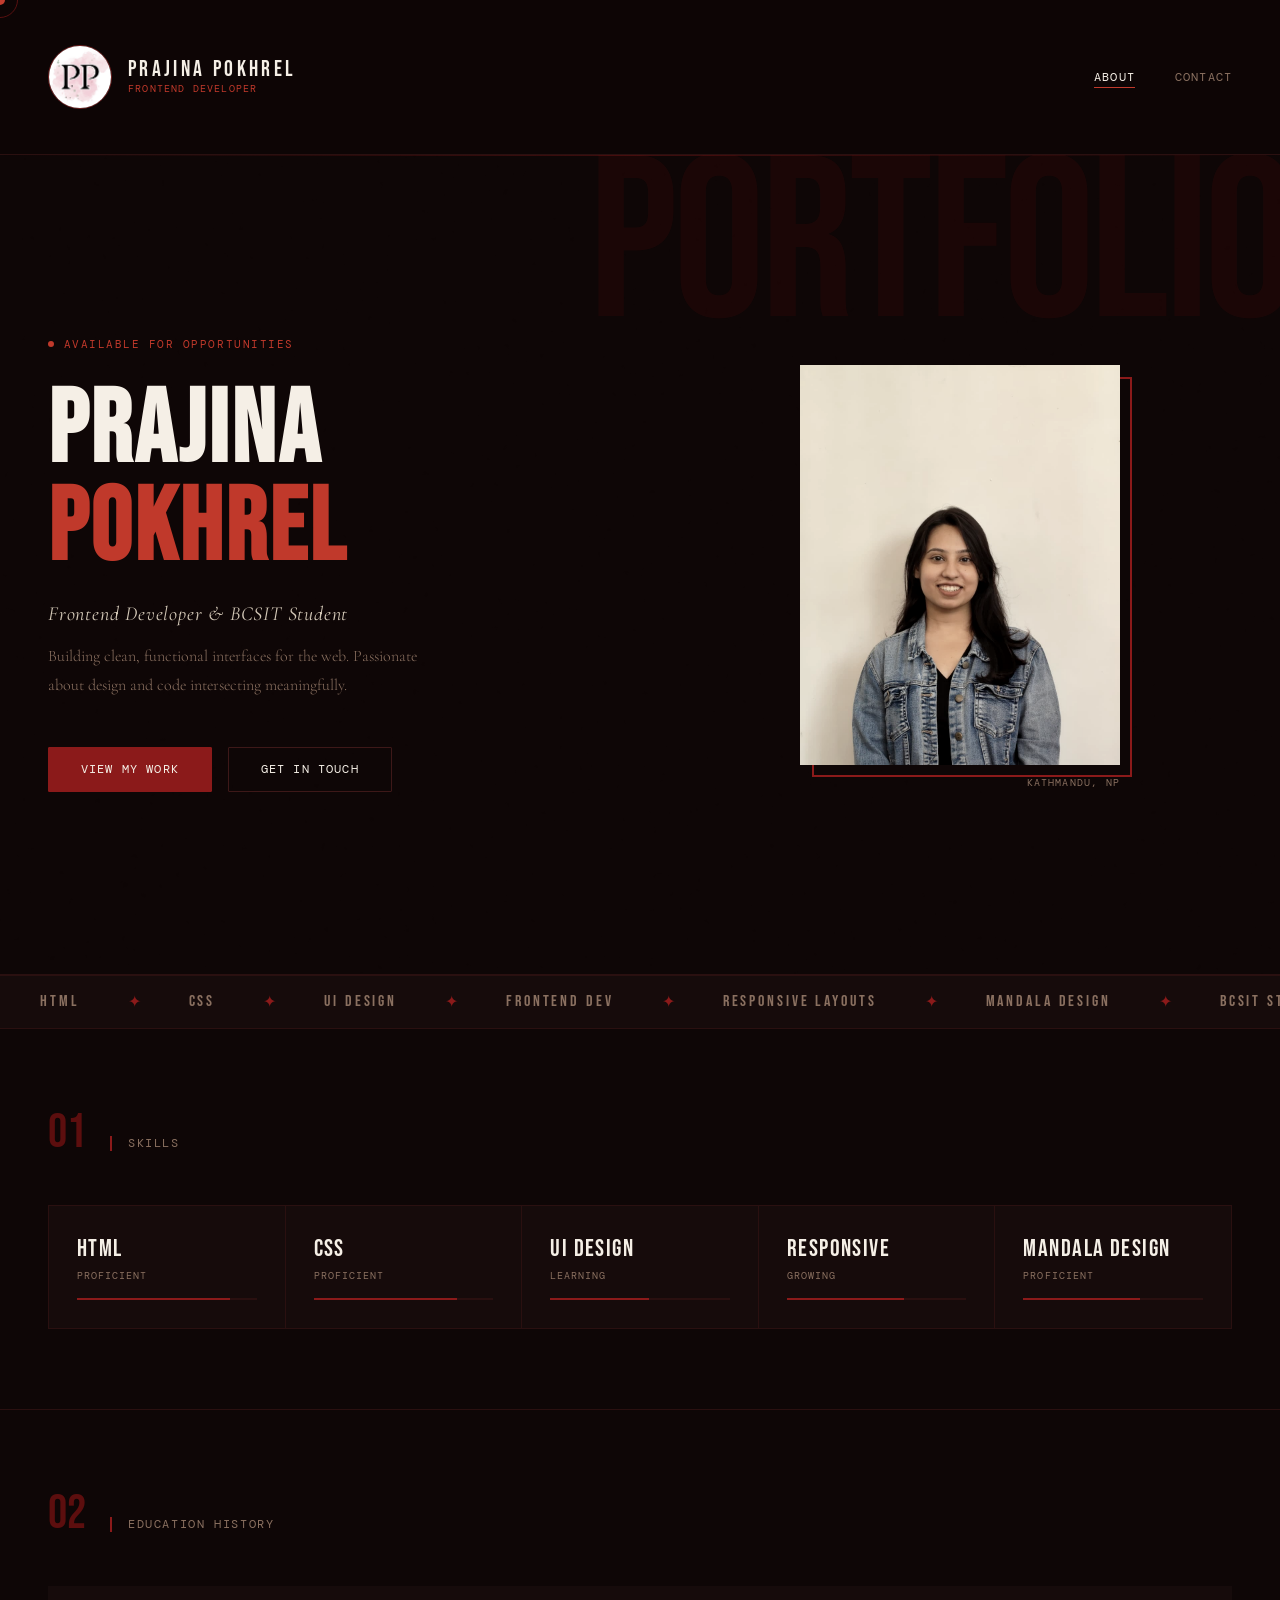
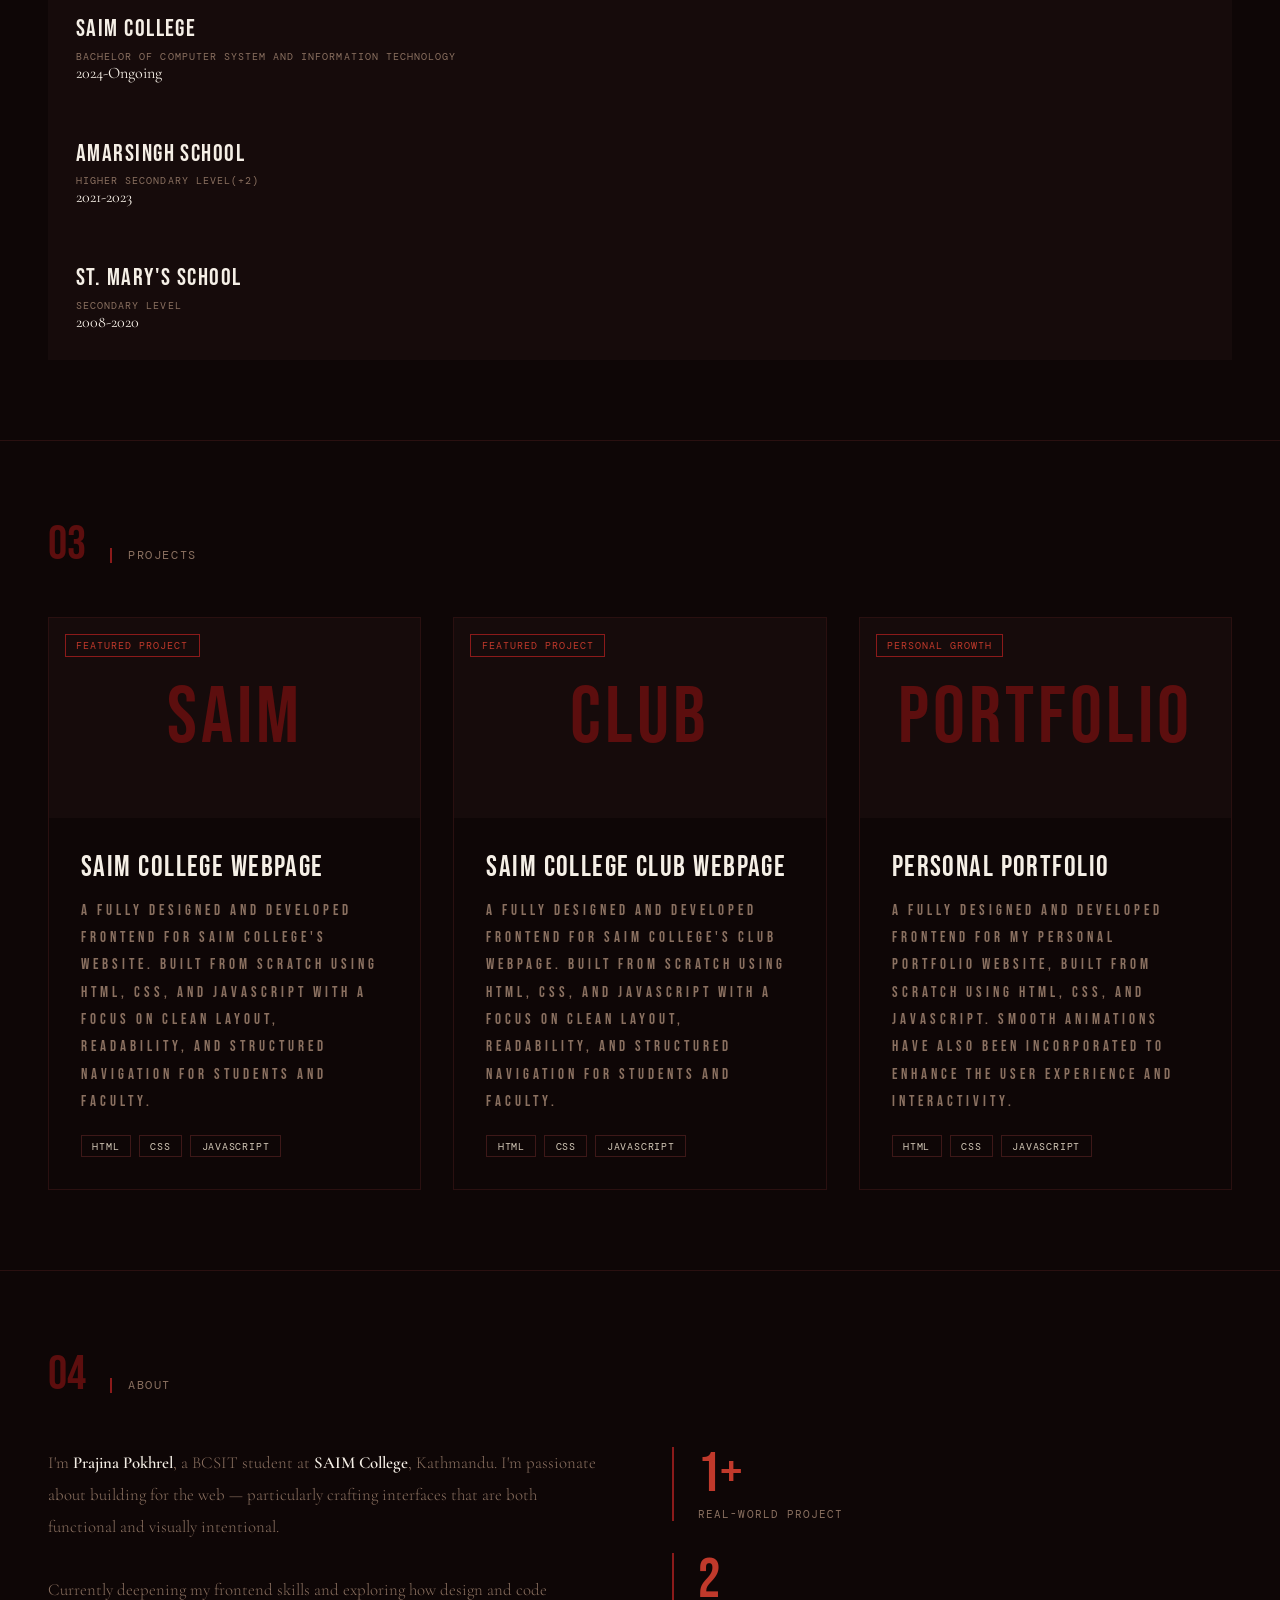
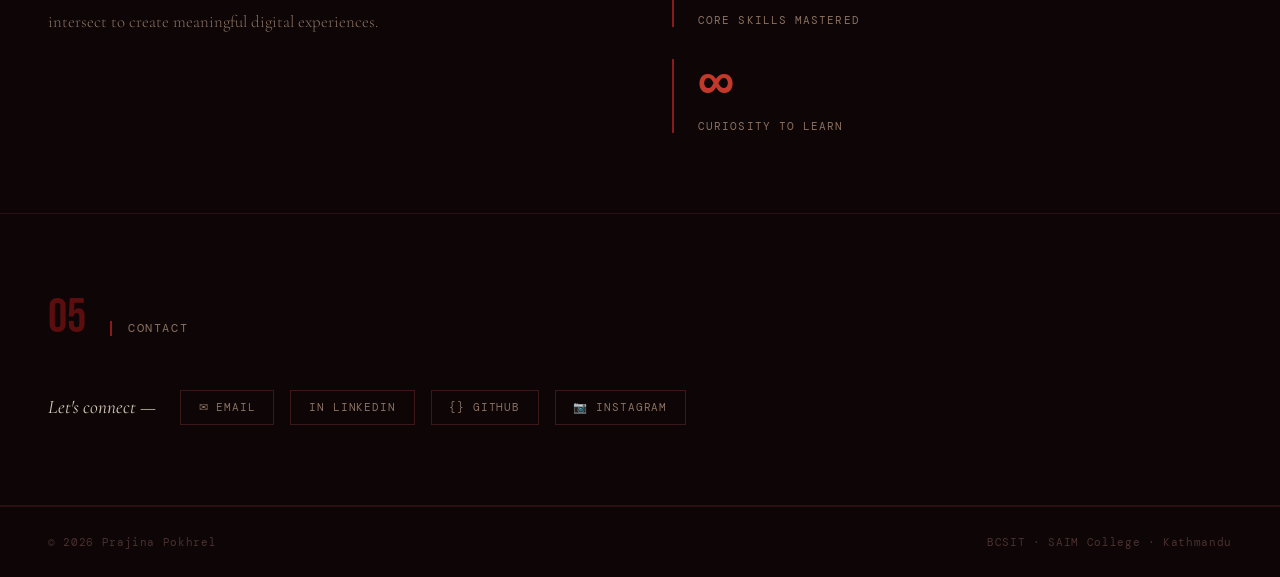
<file: index.html>
<!DOCTYPE html>
<html lang="en">
  <script>
  if (sessionStorage.getItem('prajInternalNav')) {
    var s = document.createElement('style');
    s.textContent = '#loader{display:none!important}';
    document.head.appendChild(s);
  }
</script>
<head>
<meta charset="UTF-8">
<meta name="viewport" content="width=device-width, initial-scale=1.0">
<title>Prajina Pokhrel — Frontend Developer</title>
<link rel="stylesheet" href="indexAnimated.css">
<link rel="preconnect" href="https://fonts.googleapis.com">
<link href="https://fonts.googleapis.com/css2?family=Cormorant+Garamond:ital,wght@0,300;0,600;0,700;1,300;1,600&family=DM+Mono:wght@400;500&family=Bebas+Neue&display=swap" rel="stylesheet">
</head>
<body>

<!-- Custom cursor -->
<div id="cursor"></div>
<div id="cursor-ring"></div>

<!-- Page loader -->
<div id="loader">
  <div class="loader-text"><span class="loader-inner">PRAJINA</span></div>
  <div class="loader-bar"></div>
</div>

<section id="index">
<nav>
  <a href="index.html" class="logo-wrap">
    <img src="pp.jpg" alt="Prajina Pokhrel">
    <div>
      <div class="logo-name">Prajina Pokhrel</div>
      <div class="logo-title">Frontend Developer</div>
    </div>
  </a>
  <div class="nav-links">
    <a href="index.html" class="active">About</a>
    <a href="contactAnimated.html">Contact</a>
  </div>
</nav>

<section class="hero">
  <div class="hero-bg-word">PORTFOLIO</div>
  <div class="hero-scanline"></div>

  <div class="hero-left">
    <div class="hero-tag">Available for opportunities</div>
    <h1 class="hero-name">
      <span class="name-line"><span class="name-line-inner">Prajina</span></span>
      <span class="name-line"><span class="name-line-inner">Pokhrel</span></span>
    </h1>
    <p class="hero-role">Frontend Developer &amp; BCSIT Student</p>
    <p class="hero-sub">Building clean, functional interfaces for the web. Passionate about design and code intersecting meaningfully.</p>
    <div class="hero-cta">
      <a class="btn btn-primary" href="#projects">View My Work</a>
      <a class="btn btn-outline" href="contactAnimated.html">Get in Touch</a>
    </div>
  </div>

  <div class="hero-right">
    <div class="hero-img-wrap">
      <img src="Formal.jpeg" alt="Prajina Pokhrel">
      <div class="hero-img-frame"></div>
      <div class="hero-img-label">Kathmandu, NP</div>
    </div>
  </div>
</section>

<!-- Marquee banner -->
<div class="marquee-section">
  <div class="marquee-track" id="marquee">
    <span class="marquee-item">HTML</span><span class="marquee-dot">✦</span>
    <span class="marquee-item">CSS</span><span class="marquee-dot">✦</span>
    <span class="marquee-item">UI Design</span><span class="marquee-dot">✦</span>
    <span class="marquee-item">Frontend Dev</span><span class="marquee-dot">✦</span>
    <span class="marquee-item">Responsive Layouts</span><span class="marquee-dot">✦</span>
    <span class="marquee-item">Mandala Design</span><span class="marquee-dot">✦</span>
    <span class="marquee-item">BCSIT Student</span><span class="marquee-dot">✦</span>
    <!-- duplicate for seamless loop -->
    <span class="marquee-item">HTML</span><span class="marquee-dot">✦</span>
    <span class="marquee-item">CSS</span><span class="marquee-dot">✦</span>
    <span class="marquee-item">UI Design</span><span class="marquee-dot">✦</span>
    <span class="marquee-item">Frontend Dev</span><span class="marquee-dot">✦</span>
    <span class="marquee-item">Responsive Layouts</span><span class="marquee-dot">✦</span>
    <span class="marquee-item">Mandala Design</span><span class="marquee-dot">✦</span>
    <span class="marquee-item">BCSIT Student</span><span class="marquee-dot">✦</span>
  </div>
</div>

<section class="section" id="skills">
  <div class="section-header reveal">
    <div class="section-num">01</div>
    <div class="section-label">Skills</div>
  </div>
  <div class="skills-grid stagger">
    <div class="skill-item" data-fill="85">
      <div class="skill-name">HTML</div>
      <div class="skill-level">Proficient</div>
      <div class="skill-bar"><div class="skill-fill"></div></div>
    </div>
    <div class="skill-item" data-fill="80">
      <div class="skill-name">CSS</div>
      <div class="skill-level">Proficient</div>
      <div class="skill-bar"><div class="skill-fill"></div></div>
    </div>
    <div class="skill-item" data-fill="55">
      <div class="skill-name">UI Design</div>
      <div class="skill-level">Learning</div>
      <div class="skill-bar"><div class="skill-fill"></div></div>
    </div>
    <div class="skill-item" data-fill="65">
      <div class="skill-name">Responsive</div>
      <div class="skill-level">Growing</div>
      <div class="skill-bar"><div class="skill-fill"></div></div>
    </div>
    <div class="skill-item" data-fill="65">
      <div class="skill-name">Mandala Design</div>
      <div class="skill-level">Proficient</div>
      <div class="skill-bar"><div class="skill-fill"></div></div>
    </div>
  </div>
</section>

<section class="section" id="education">
  <div class="section-header reveal">
    <div class="section-num">02</div>
    <div class="section-label">Education History</div>
  </div>
  <div class="education-grid stagger">
    <div class="skill-item" data-fill="85">
      <div class="skill-name">SAIM College</div>
      <div class="skill-level">Bachelor of Computer System and Information Technology</div>
      <div class="year">2024-Ongoing</div>
    </div>
    <div class="skill-item" data-fill="80">
      <div class="skill-name">Amarsingh School</div>
      <div class="skill-level">Higher Secondary Level(+2)</div>
      <div class="year">2021-2023</div>
    </div>
    <div class="skill-item" data-fill="55">
      <div class="skill-name">St. Mary's School </div>
      <div class="skill-level">Secondary Level</div>
      <div class="year">2008-2020</div>
    </div>
  </div>
</section>

<section class="section" id="projects">
  <div class="section-header reveal">
    <div class="section-num">03</div>
    <div class="section-label">Projects</div>
  </div>

  <div class="projects-wrapper">

    <!-- SAIM College Project -->
    <a href="https://prazz-7.github.io/SAIM-Website/"
       class="project-link"
       target="_blank"
       rel="noopener noreferrer"
       style="text-decoration:none; color:inherit;">

      <div class="project-card reveal-scale">
        <div class="saim-card-inner">

          <div class="project-thumb">
            <div class="project-thumb-inner">SAIM</div>
            <div class="project-thumb-tag">Featured Project</div>
          </div>

          <div class="project-body">
            <div class="project-title">SAIM College Webpage</div>

            <div class="project-desc">
              A fully designed and developed frontend for SAIM College's website.
              Built from scratch using HTML, CSS, and JavaScript with a focus on clean layout,
              readability, and structured navigation for students and faculty.
            </div>

            <div class="project-tech">
              <span class="tech-badge">HTML</span>
              <span class="tech-badge">CSS</span>
              <span class="tech-badge">JavaScript</span>
            </div>

          </div>
        </div>
      </div>
    </a>

    <!-- club website project -->
     <a href="https://irlprayushluitel.github.io/Orbit/"
       class="project-link"
       target="_blank"
       rel="noopener noreferrer"
       style="text-decoration:none; color:inherit;">

      <div class="project-card reveal-scale">
        <div class="saim-card-inner">

          <div class="project-thumb">
            <div class="project-thumb-inner">Club</div>
            <div class="project-thumb-tag">Featured Project</div>
          </div>

          <div class="project-body">
            <div class="project-title">SAIM College Club Webpage</div>

            <div class="project-desc">
              A fully designed and developed frontend for SAIM College's club webpage.
              Built from scratch using HTML, CSS, and JavaScript with a focus on clean layout,
              readability, and structured navigation for students and faculty.
            </div>

            <div class="project-tech">
              <span class="tech-badge">HTML</span>
              <span class="tech-badge">CSS</span>
              <span class="tech-badge">JavaScript</span>
            </div>

          </div>
        </div>
      </div>
    </a>

    <!-- Portfolio Project -->
     <a href="#index"
       class="project-link"
       style="text-decoration:none; color:inherit;">

      <div class="project-card reveal-scale">
        <div class="portfolio-card-inner">

          <div class="project-thumb">
            <div class="project-thumb-inner">Portfolio</div>
            <div class="project-thumb-tag">Personal Growth</div>
          </div>

          <div class="project-body">
            <div class="project-title">Personal Portfolio</div>

            <div class="project-desc">
              A fully designed and developed frontend for my personal portfolio website, built from scratch using HTML, CSS, and JavaScript. Smooth animations have also been incorporated to enhance the user experience and interactivity.

            </div>

            <div class="project-tech">
              <span class="tech-badge">HTML</span>
              <span class="tech-badge">CSS</span>
              <span class="tech-badge">JavaScript</span>
            </div>

          </div>

        </div>
      </div>
    </a>

  </div>
</section>

<section class="section" id="about">
  <div class="section-header reveal">
    <div class="section-num">04</div>
    <div class="section-label">About</div>
  </div>
  <div class="about-grid">
    <div class="about-text reveal-left">
      I'm <strong>Prajina Pokhrel</strong>, a BCSIT student at <strong>SAIM College</strong>, Kathmandu. I'm passionate about building for the web — particularly crafting interfaces that are both functional and visually intentional.<br><br>
      Currently deepening my frontend skills and exploring how design and code intersect to create meaningful digital experiences.
    </div>
    <div class="stat-row stagger">
      <div class="stat">
        <div class="stat-num">1+</div>
        <div class="stat-label">Real-World Project</div>
      </div>
      <div class="stat">
        <div class="stat-num">2</div>
        <div class="stat-label">Core Skills Mastered</div>
      </div>
      <div class="stat">
        <div class="stat-num">∞</div>
        <div class="stat-label">Curiosity to Learn</div>
      </div>
    </div>
  </div>
</section>

<section class="section">
  <div class="section-header reveal">
    <div class="section-num">05</div>
    <div class="section-label">Contact</div>
  </div>
  <div class="contact-strip stagger">
    <span class="contact-strip-label">Let's connect —</span>
    <a class="contact-link" href="mailto:prajiprazz@email.com">✉ Email</a>
    <a class="contact-link" href="https://www.linkedin.com/in/prajina-pokhrel/" target="_blank">in LinkedIn</a>
    <a class="contact-link" href="https://github.com/Prazz-7" target="_blank">{} GitHub</a>
    <a class="contact-link" href="https://www.instagram.com/_prazz_j.m._/" target="_blank">📷 Instagram</a>
  </div>
</section>

<footer>
  <div class="footer-copy">© 2026 Prajina Pokhrel</div>
  <div class="footer-copy">BCSIT · SAIM College · Kathmandu</div>
</footer>

<script>
/* ── Loader ── */
window.addEventListener('load', () => {
  const loader = document.getElementById('loader');
  if (sessionStorage.getItem('prajInternalNav')) {
    sessionStorage.removeItem('prajInternalNav');
    if (loader) loader.style.display = 'none';
  } else {
    setTimeout(() => loader.classList.add('done'), 1000);
  }
});

/* ── Set flag when leaving to contact page ── */
document.querySelectorAll('a[href="contactAnimated.html"]').forEach(link => {
  link.addEventListener('click', () => sessionStorage.setItem('prajInternalNav', 'true'));
});

  /* ── Custom cursor ── */
  const cur = document.getElementById('cursor');
  const ring = document.getElementById('cursor-ring');
  let mx = 0, my = 0, rx = 0, ry = 0;

  document.addEventListener('mousemove', e => {
    mx = e.clientX; my = e.clientY;
    cur.style.left = mx + 'px';
    cur.style.top  = my + 'px';
  });

  function lerpRing() {
    rx += (mx - rx) * 0.12;
    ry += (my - ry) * 0.12;
    ring.style.left = rx + 'px';
    ring.style.top  = ry + 'px';
    requestAnimationFrame(lerpRing);
  }
  lerpRing();

  document.querySelectorAll('a, button').forEach(el => {
    el.addEventListener('mouseenter', () => {
      cur.style.width = '20px'; cur.style.height = '20px';
      ring.style.width = '54px'; ring.style.height = '54px';
      ring.style.opacity = '0.9';
    });
    el.addEventListener('mouseleave', () => {
      cur.style.width = '10px'; cur.style.height = '10px';
      ring.style.width = '36px'; ring.style.height = '36px';
      ring.style.opacity = '0.6';
    });
  });

  /* ── Scroll reveal ── */
  const revealEls = document.querySelectorAll('.reveal, .reveal-left, .reveal-scale, .stagger');
  const revealObs = new IntersectionObserver((entries) => {
    entries.forEach(e => {
      if (e.isIntersecting) {
        e.target.classList.add('visible');
        // Animate skill bars when skills section visible
        if (e.target.classList.contains('stagger')) {
          e.target.querySelectorAll('.skill-item[data-fill]').forEach((item, i) => {
            setTimeout(() => {
              const fill = item.dataset.fill;
              item.style.setProperty('--fill-w', fill + '%');
              item.classList.add('bar-animate');
            }, i * 120);
          });
        }
        revealObs.unobserve(e.target);
      }
    });
  }, { threshold: 0.12 });

  revealEls.forEach(el => revealObs.observe(el));

  /* ── Skill bar trigger for stagger children too ── */
  document.querySelectorAll('.skill-item[data-fill]').forEach(item => {
    const obs = new IntersectionObserver(([e]) => {
      if (e.isIntersecting) {
        const fill = item.dataset.fill;
        item.style.setProperty('--fill-w', fill + '%');
        item.classList.add('bar-animate');
        obs.disconnect();
      }
    }, { threshold: 0.3 });
    obs.observe(item);
  });

  /* ── Parallax hero image on mouse ── */
  const heroSection = document.querySelector('.hero');
  const heroImg = document.querySelector('.hero-img-wrap');
  if (heroSection && heroImg) {
    heroSection.addEventListener('mousemove', e => {
      const rect = heroSection.getBoundingClientRect();
      const cx = (e.clientX - rect.left) / rect.width - 0.5;
      const cy = (e.clientY - rect.top)  / rect.height - 0.5;
      heroImg.style.transform = `translate(${cx * 14}px, ${cy * 10}px)`;
    });
    heroSection.addEventListener('mouseleave', () => {
      heroImg.style.transform = 'translate(0,0)';
    });
  }
</script>
</section>
</body>
</html>
</file>
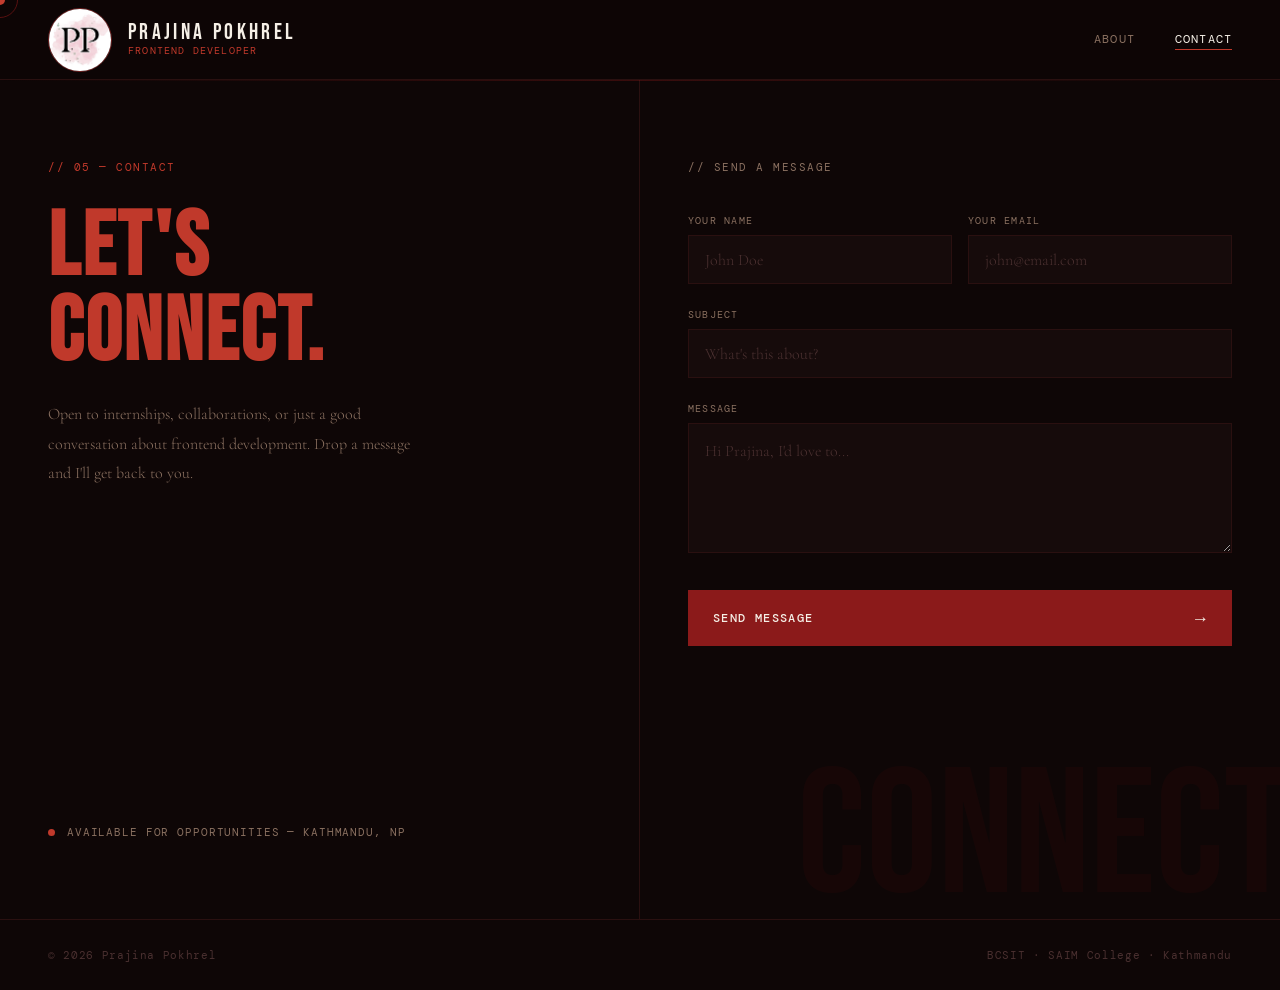
<file: contactAnimated.html>
<!DOCTYPE html>
<html lang="en">
<head>
<meta charset="UTF-8">
<meta name="viewport" content="width=device-width, initial-scale=1.0">
<title>Contact — Prajina Pokhrel</title>
<link rel="preconnect" href="https://fonts.googleapis.com">
<link rel="stylesheet" href="contactAnimated.css">
<link href="https://fonts.googleapis.com/css2?family=Cormorant+Garamond:ital,wght@0,300;0,600;0,700;1,300;1,600&family=DM+Mono:wght@400;500&family=Bebas+Neue&display=swap" rel="stylesheet">

</head>
<body>

<div id="cursor"></div>
<div id="cursor-ring"></div>

<div id="loader">
  <div class="loader-text"><span class="loader-inner">CONTACT</span></div>
  <div class="loader-bar"></div>
</div>

<nav>
  <a href="index.html" class="logo-wrap">
    <img src="pp.jpg" alt="Prajina Pokhrel">
    <div>
      <div class="logo-name">Prajina Pokhrel</div>
      <div class="logo-title">Frontend Developer</div>
    </div>
  </a>
  <div class="nav-links">
    <a href="index.html">About</a>
    <a href="contactAnimated.html" class="active">Contact</a>
  </div>
</nav>

<main>
  <div class="bg-word">CONNECT</div>
  <div class="scanline"></div>

  <!-- LEFT -->
  <div class="left-panel">
    <div>
      <div class="section-tag">// 05 — contact</div>

      <!-- <div class="profile-photo-wrap">
        <img src="WhatsApp Image 2026-05-30 at 9.09.30 AM.jpeg" alt="Prajina Pokhrel">
      </div> -->

      <h1 class="contact-heading">
        <span class="heading-line"><span class="heading-line-inner">Let's</span></span>
        <span class="heading-line"><span class="heading-line-inner"><span style="color:var(--crimson-bright)">Connect.</span></span></span>
      </h1>

      <p class="contact-subtext">Open to internships, collaborations, or just a good conversation about frontend development. Drop a message and I'll get back to you.</p>

      <div class="contact-links">
        <a href="mailto:prajiprazz@email.com" class="contact-link">
          <span class="link-icon">@</span>
          <span class="link-label">Email</span>
          <span class="link-value">prajiprazz@email.com</span>
          <span class="link-arrow">↗</span>
        </a>
        <a href="https://www.linkedin.com/in/prajina-pokhrel/" target="_blank" class="contact-link">
          <span class="link-icon">in</span>
          <span class="link-label">LinkedIn</span>
          <span class="link-value">/in/prajina-pokhrel</span>
          <span class="link-arrow">↗</span>
        </a>
        <a href="https://github.com/Prazz-7" target="_blank" class="contact-link">
          <span class="link-icon">{}</span>
          <span class="link-label">GitHub</span>
          <span class="link-value">github.com/Prazz-7</span>
          <span class="link-arrow">↗</span>
        </a>
        <a href="https://www.instagram.com/_prazz_j.m._/" target="_blank" class="contact-link">
          <span class="link-icon">◎</span>
          <span class="link-label">Instagram</span>
          <span class="link-value">_prazz_j.m._</span>
          <span class="link-arrow">↗</span>
        </a>
      </div>
    </div>

    <div class="availability">
      <div class="dot"></div>
      Available for opportunities — Kathmandu, NP
    </div>
  </div>

  <!-- RIGHT -->
  <div class="right-panel">
    <div class="form-tag">// Send a Message</div>

    <div class="form-row">
      <div class="form-group">
        <label for="name">Your Name</label>
        <div class="input-wrap">
          <input type="text" id="name" placeholder="John Doe">
          <div class="input-line"></div>
        </div>
      </div>
      <div class="form-group">
        <label for="email">Your Email</label>
        <div class="input-wrap">
          <input type="email" id="email" placeholder="john@email.com">
          <div class="input-line"></div>
        </div>
      </div>
    </div>

    <div class="form-group">
      <label for="subject">Subject</label>
      <div class="input-wrap">
        <input type="text" id="subject" placeholder="What's this about?">
        <div class="input-line"></div>
      </div>
    </div>

    <div class="form-group">
      <label for="message">Message</label>
      <div class="input-wrap">
        <textarea id="message" placeholder="Hi Prajina, I'd love to..."></textarea>
        <div class="input-line"></div>
      </div>
    </div>

    <button class="submit-btn" onclick="handleSubmit()">
      Send Message
      <span class="btn-arrow">→</span>
    </button>

    <div class="success-msg" id="success">
      ✓ Message sent — I'll get back to you soon!
    </div>
  </div>
</main>

<footer>
  <div class="footer-copy">© 2026 Prajina Pokhrel</div>
  <div class="footer-copy">BCSIT · SAIM College · Kathmandu</div>
</footer>

<script>
  /* ── Loader ── */
  window.addEventListener('load', () => {
    setTimeout(() => document.getElementById('loader').classList.add('done'), 1300);
  });

  /* ── Custom cursor ── */
  const cur = document.getElementById('cursor');
  const ring = document.getElementById('cursor-ring');
  let mx = 0, my = 0, rx = 0, ry = 0;

  document.addEventListener('mousemove', e => {
    mx = e.clientX; my = e.clientY;
    cur.style.left = mx + 'px';
    cur.style.top  = my + 'px';
  });

  (function lerpRing() {
    rx += (mx - rx) * 0.12;
    ry += (my - ry) * 0.12;
    ring.style.left = rx + 'px';
    ring.style.top  = ry + 'px';
    requestAnimationFrame(lerpRing);
  })();

  document.querySelectorAll('a, button, input, textarea').forEach(el => {
    el.addEventListener('mouseenter', () => {
      cur.style.width = '20px'; cur.style.height = '20px';
      ring.style.width = '54px'; ring.style.height = '54px';
      ring.style.opacity = '0.9';
    });
    el.addEventListener('mouseleave', () => {
      cur.style.width = '10px'; cur.style.height = '10px';
      ring.style.width = '36px'; ring.style.height = '36px';
      ring.style.opacity = '0.6';
    });
  });

  /* ── Staggered contact link entrance ── */
  const links = document.querySelectorAll('.contact-link');
  links.forEach((link, i) => {
    setTimeout(() => {
      link.classList.add('animate-in');
      link.style.animationDelay = '0s';
    }, 2200 + i * 130);
  });

  /* ── Form submit ── */
  function handleSubmit() {
    const name    = document.getElementById('name').value.trim();
    const email   = document.getElementById('email').value.trim();
    const message = document.getElementById('message').value.trim();

    if (!name || !email || !message) {
      /* Shake the button */
      const btn = document.querySelector('.submit-btn');
      btn.style.animation = 'shake 0.4s ease';
      btn.addEventListener('animationend', () => btn.style.animation = '', { once: true });
      return;
    }

    const success = document.getElementById('success');
    success.style.display = 'block';
    setTimeout(() => {
      ['name','email','subject','message'].forEach(id => document.getElementById(id).value = '');
    }, 500);
  }
</script>

<style>
  @keyframes shake {
    0%,100% { transform: translateX(0); }
    20% { transform: translateX(-6px); }
    40% { transform: translateX(6px); }
    60% { transform: translateX(-4px); }
    80% { transform: translateX(4px); }
  }
</style>
</body>
</html>
</file>
<file: indexAnimated.css>
*, *::before, *::after { margin: 0; padding: 0; box-sizing: border-box; }

  :root {
    --crimson: #8b1a1a;
    --crimson-deep: #5c0e0e;
    --crimson-bright: #c0392b;
    --cream: #f5efe6;
    --cream-dim: #d4c9b8;
    --bg: #0e0606;
    --surface: #160b0b;
    --border: #2a1010;
    --border-mid: #3d1818;
    --text: #f5efe6;
    --muted: #8a7060;
  }

  html { scroll-behavior: smooth; }

  body {
    background: var(--bg);
    color: var(--text);
    font-family: 'Cormorant Garamond', serif;
    min-height: 100vh;
    cursor: none;
    overflow-x: hidden;
  }

  /* ─── CUSTOM CURSOR ─── */
  #cursor {
    position: fixed;
    width: 10px; height: 10px;
    background: var(--crimson-bright);
    border-radius: 50%;
    pointer-events: none;
    z-index: 9999;
    transform: translate(-50%, -50%);
    transition: transform 0.08s ease, width 0.2s, height 0.2s, background 0.2s;
    mix-blend-mode: screen;
  }
  #cursor-ring {
    position: fixed;
    width: 36px; height: 36px;
    border: 1px solid var(--crimson);
    border-radius: 50%;
    pointer-events: none;
    z-index: 9998;
    transform: translate(-50%, -50%);
    transition: transform 0.18s ease, width 0.25s, height 0.25s, opacity 0.2s;
    opacity: 0.6;
  }
  body:hover #cursor { opacity: 1; }
  a:hover ~ #cursor, button:hover ~ #cursor { width: 16px; height: 16px; }

  /* ─── PAGE LOADER / CURTAIN ─── */
  #loader {
    position: fixed;
    inset: 0;
    z-index: 9000;
    display: flex;
    align-items: center;
    justify-content: center;
    background: var(--crimson-deep);
    transition: opacity 0.6s ease 0.2s, visibility 0.6s ease 0.2s;
  }
  #loader.done { opacity: 0; visibility: hidden; }
  .loader-text {
    font-family: 'Bebas Neue', sans-serif;
    font-size: clamp(3rem, 10vw, 8rem);
    letter-spacing: 0.1em;
    color: var(--cream);
    overflow: hidden;
  }
  .loader-inner {
    display: inline-block;
    animation: loaderSlide 0.9s cubic-bezier(0.16,1,0.3,1) forwards;
    transform: translateY(110%);
  }
  @keyframes loaderSlide {
    to { transform: translateY(0); }
  }
  .loader-bar {
    position: absolute;
    bottom: 0; left: 0;
    height: 3px;
    background: var(--cream);
    width: 0;
    animation: loaderBarFill 1.2s ease forwards;
  }
  @keyframes loaderBarFill { to { width: 100%; } }

  /* ─── NAV ─── */
  nav {
    position: sticky;
    top: 0;
    z-index: 80;
    display: flex;
    justify-content: space-between;
    align-items: center;
    padding: 0 3rem;
    height: 155px;
    background: rgba(14,6,6,0.92);
    backdrop-filter: blur(12px);
    border-bottom: 1px solid var(--border);
    opacity: 0;
    animation: fadeDown 0.7s ease 1.5s forwards;
  }
  @keyframes fadeDown {
    from { opacity: 0; transform: translateY(-16px); }
    to   { opacity: 1; transform: translateY(0); }
  }

  .logo-wrap {
    display: flex;
    align-items: center;
    gap: 1rem;
    text-decoration: none;
  }
.logo-wrap img {
    height: 64px;
    width: 64px;
    border-radius: 50%;
    object-fit: cover;
    border: 1.5px solid var(--crimson);
    filter: saturate(0.7);
    transition: filter 0.3s, transform 0.3s;
}
  .logo-wrap:hover img { filter: saturate(1.3); transform: scale(1.06); }
  .logo-name {
    font-family: 'Bebas Neue', sans-serif;
    font-size: 1.4rem;
    letter-spacing: 0.15em;
    color: var(--cream);
    line-height: 1;
  }
  .logo-title {
    font-family: 'DM Mono', monospace;
    font-size: 0.62rem;
    color: var(--crimson-bright);
    letter-spacing: 0.12em;
    text-transform: uppercase;
  }
  .nav-links { display: flex; gap: 2.5rem; align-items: center; }
  .nav-links a {
    font-family: 'DM Mono', monospace;
    font-size: 0.72rem;
    letter-spacing: 0.1em;
    text-transform: uppercase;
    color: var(--muted);
    text-decoration: none;
    transition: color 0.2s;
    position: relative;
  }
  .nav-links a::after {
    content: '';
    position: absolute;
    bottom: -3px; left: 0;
    width: 0; height: 1px;
    background: var(--crimson-bright);
    transition: width 0.25s;
  }
  .nav-links a:hover { color: var(--cream); }
  .nav-links a:hover::after, .nav-links a.active::after { width: 100%; }
  .nav-links a.active { color: var(--cream); }

  /* ─── HERO ─── */
  .hero {
    min-height: calc(100vh - 80px);
    display: grid;
    grid-template-columns: 1fr 1fr;
    border-bottom: 1px solid var(--border);
    position: relative;
    overflow: hidden;
  }
  /* Animated noise grain overlay */
  .hero::after {
    content: '';
    position: absolute;
    inset: -50%;
    background-image: url("data:image/svg+xml,%3Csvg viewBox='0 0 200 200' xmlns='http://www.w3.org/2000/svg'%3E%3Cfilter id='n'%3E%3CfeTurbulence type='fractalNoise' baseFrequency='0.9' numOctaves='4' stitchTiles='stitch'/%3E%3C/filter%3E%3Crect width='100%25' height='100%25' filter='url(%23n)' opacity='0.04'/%3E%3C/svg%3E");
    opacity: 0.06;
    pointer-events: none;
    animation: grainMove 0.8s steps(1) infinite;
    z-index: 0;
  }
  @keyframes grainMove {
    0%   { transform: translate(0,0); }
    10%  { transform: translate(-2%, -3%); }
    20%  { transform: translate(3%, 1%); }
    30%  { transform: translate(-1%, 4%); }
    40%  { transform: translate(4%, -2%); }
    50%  { transform: translate(-3%, 2%); }
    60%  { transform: translate(2%, 3%); }
    70%  { transform: translate(-4%, -1%); }
    80%  { transform: translate(1%, -4%); }
    90%  { transform: translate(-2%, 2%); }
    100% { transform: translate(0,0); }
  }

  .hero-bg-word {
    position: absolute;
    top: -0.1em; right: -0.05em;
    font-family: 'Bebas Neue', sans-serif;
    font-size: clamp(8rem, 18vw, 18rem);
    color: var(--crimson-deep);
    opacity: 0;
    line-height: 1;
    pointer-events: none;
    letter-spacing: -0.02em;
    z-index: 0;
    animation: bgWordReveal 1.2s ease 1.8s forwards;
  }
  @keyframes bgWordReveal {
    to { opacity: 0.18; }
  }

  /* Crimson scan line */
  .hero-scanline {
    position: absolute;
    left: 0; right: 0;
    height: 1px;
    background: linear-gradient(90deg, transparent, var(--crimson), transparent);
    animation: scanline 4s ease-in-out infinite;
    pointer-events: none;
    z-index: 2;
    opacity: 0.4;
  }
  @keyframes scanline {
    0%   { top: 0; opacity: 0; }
    5%   { opacity: 0.4; }
    95%  { opacity: 0.4; }
    100% { top: 100%; opacity: 0; }
  }

  .hero-left {
    padding: 5rem 3rem;
    display: flex;
    flex-direction: column;
    justify-content: center;
    position: relative;
    z-index: 1;
  }

  /* Staggered hero content entrance */
  .hero-tag {
    display: inline-flex;
    align-items: center;
    gap: 0.6rem;
    font-family: 'DM Mono', monospace;
    font-size: 0.68rem;
    color: var(--crimson-bright);
    letter-spacing: 0.14em;
    text-transform: uppercase;
    margin-bottom: 2rem;
    opacity: 0;
    transform: translateY(20px);
    animation: riseIn 0.7s ease 1.6s forwards;
  }
  .hero-tag::before {
    content: '';
    width: 6px; height: 6px;
    border-radius: 50%;
    background: var(--crimson-bright);
    animation: blink 2s infinite;
  }
  @keyframes blink { 0%,100%{opacity:1} 50%{opacity:0.3} }

  /* Name with clip reveal */
  .hero-name {
    font-family: 'Bebas Neue', sans-serif;
    font-size: clamp(4rem, 8vw, 7rem);
    line-height: 0.95;
    letter-spacing: 0.03em;
    color: var(--cream);
    overflow: hidden;
  }
  .name-line {
    display: block;
    overflow: hidden;
  }
  .name-line-inner {
    display: block;
    transform: translateY(110%);
    animation: slideUp 0.85s cubic-bezier(0.16,1,0.3,1) forwards;
  }
  .name-line:nth-child(1) .name-line-inner { animation-delay: 1.7s; }
  .name-line:nth-child(2) .name-line-inner { animation-delay: 1.85s; color: var(--crimson-bright); }
  @keyframes slideUp { to { transform: translateY(0); } }

  /* Glitch effect on hover */
  .hero-name:hover .name-line-inner {
    animation: glitch 0.4s steps(1) infinite;
  }
  @keyframes glitch {
    0%   { transform: translateX(0) skewX(0); }
    10%  { transform: translateX(-3px) skewX(-2deg); clip-path: inset(10% 0 80% 0); }
    20%  { transform: translateX(3px) skewX(2deg); clip-path: inset(60% 0 10% 0); }
    30%  { transform: translateX(0) skewX(0); clip-path: none; }
    40%  { transform: translateX(2px) skewX(-1deg); }
    50%  { transform: translateX(-2px) skewX(1deg); }
    60%  { transform: translateX(0); }
    100% { transform: translateX(0) skewX(0); }
  }

  .hero-role {
    margin-top: 1.5rem;
    font-family: 'Cormorant Garamond', serif;
    font-style: italic;
    font-size: 1.25rem;
    color: var(--cream-dim);
    letter-spacing: 0.04em;
    opacity: 0;
    animation: riseIn 0.7s ease 2.1s forwards;
  }
  .hero-sub {
    margin-top: 1rem;
    font-size: 1rem;
    color: var(--muted);
    line-height: 1.8;
    max-width: 400px;
    font-weight: 300;
    opacity: 0;
    animation: riseIn 0.7s ease 2.25s forwards;
  }
  .hero-cta {
    display: flex;
    gap: 1rem;
    margin-top: 3rem;
    flex-wrap: wrap;
    opacity: 0;
    animation: riseIn 0.7s ease 2.4s forwards;
  }
  @keyframes riseIn {
    from { opacity: 0; transform: translateY(20px); }
    to   { opacity: 1; transform: translateY(0); }
  }

  .btn {
    padding: 0.85rem 2rem;
    font-family: 'DM Mono', monospace;
    font-size: 0.72rem;
    letter-spacing: 0.1em;
    text-transform: uppercase;
    cursor: none;
    border-radius: 1px;
    text-decoration: none;
    transition: all 0.25s;
    display: inline-block;
    position: relative;
    overflow: hidden;
  }
  .btn::before {
    content: '';
    position: absolute;
    inset: 0;
    background: rgba(255,255,255,0.07);
    transform: translateX(-110%);
    transition: transform 0.3s ease;
  }
  .btn:hover::before { transform: translateX(0); }
  .btn-primary {
    background: var(--crimson);
    color: var(--cream);
    border: 1px solid var(--crimson);
  }
  .btn-primary:hover { background: var(--crimson-bright); border-color: var(--crimson-bright); }
  .btn-outline {
    background: transparent;
    color: var(--cream);
    border: 1px solid var(--border-mid);
  }
  .btn-outline:hover { border-color: var(--cream-dim); background: rgba(245,239,230,0.05); }

  /* Hero image */
  .hero-right {
    position: relative;
    z-index: 1;
    display: flex;
    align-items: center;
    justify-content: center;
    padding: 3rem;
    opacity: 0;
    animation: riseIn 1s ease 2s forwards;
  }
  .hero-img-wrap { position: relative; }
  .hero-img-wrap img {
    width: 320px; height: 400px;
    object-fit: cover;
    object-position: top;
    filter: grayscale(20%) contrast(1.1) saturate(0.8);
    display: block;
    transition: filter 0.4s;
  }
  .hero-img-wrap:hover img { filter: grayscale(0%) contrast(1.05) saturate(1); }
  .hero-img-frame {
    position: absolute;
    inset: 0;
    border: 2px solid var(--crimson);
    transform: translate(12px, 12px);
    z-index: -1;
    transition: transform 0.3s ease;
  }
  .hero-img-wrap:hover .hero-img-frame { transform: translate(18px, 18px); }
  .hero-img-label {
    position: absolute;
    bottom: -1.5rem; right: 0;
    font-family: 'DM Mono', monospace;
    font-size: 0.62rem;
    color: var(--muted);
    letter-spacing: 0.12em;
    text-transform: uppercase;
  }

  /* ─── SCROLL REVEAL BASE ─── */
  .reveal {
    opacity: 0;
    transform: translateY(40px);
    transition: opacity 0.75s ease, transform 0.75s ease;
  }
  .reveal.visible {
    opacity: 1;
    transform: translateY(0);
  }
  .reveal-left {
    opacity: 0;
    transform: translateX(-40px);
    transition: opacity 0.75s ease, transform 0.75s ease;
  }
  .reveal-left.visible { opacity: 1; transform: translateX(0); }
  .reveal-scale {
    opacity: 0;
    transform: scale(0.94);
    transition: opacity 0.75s ease, transform 0.75s ease;
  }
  .reveal-scale.visible { opacity: 1; transform: scale(1); }

  /* stagger children */
  .stagger > * { opacity: 0; transform: translateY(30px); transition: opacity 0.6s ease, transform 0.6s ease; }
  .stagger.visible > *:nth-child(1) { opacity:1; transform:none; transition-delay: 0s; }
  .stagger.visible > *:nth-child(2) { opacity:1; transform:none; transition-delay: 0.1s; }
  .stagger.visible > *:nth-child(3) { opacity:1; transform:none; transition-delay: 0.2s; }
  .stagger.visible > *:nth-child(4) { opacity:1; transform:none; transition-delay: 0.3s; }
  .stagger.visible > *:nth-child(5) { opacity:1; transform:none; transition-delay: 0.4s; }

  /* ─── SECTIONS ─── */
  .section {
    padding: 5rem 3rem;
    border-bottom: 1px solid var(--border);
  }
  .section-header {
    display: flex;
    align-items: baseline;
    gap: 1.5rem;
    margin-bottom: 3rem;
  }
  .section-num {
    font-family: 'Bebas Neue', sans-serif;
    font-size: 3rem;
    color: var(--crimson-deep);
    line-height: 1;
  }
  .section-label {
    font-family: 'DM Mono', monospace;
    font-size: 0.72rem;
    color: var(--muted);
    letter-spacing: 0.14em;
    text-transform: uppercase;
    border-left: 2px solid var(--crimson);
    padding-left: 1rem;
  }

  /* SKILLS */
  .skills-grid {
    display: grid;
    grid-template-columns: repeat(auto-fit, minmax(180px, 1fr));
    gap: 1px;
    background: var(--border);
    border: 1px solid var(--border);
  }
  .skill-item {
    background: var(--surface);
    padding: 1.75rem;
    transition: background 0.3s, transform 0.3s;
    position: relative;
    overflow: hidden;
  }
  .skill-item::before {
    content: '';
    position: absolute;
    bottom: 0; left: 0; right: 0;
    height: 0;
    background: linear-gradient(to top, rgba(139,26,26,0.15), transparent);
    transition: height 0.4s ease;
  }
  .skill-item:hover::before { height: 100%; }
  .skill-item:hover { background: #1f0d0d; }
  .skill-name {
    font-family: 'Bebas Neue', sans-serif;
    font-size: 1.5rem;
    letter-spacing: 0.06em;
    color: var(--cream);
  }
  .skill-level {
    font-family: 'DM Mono', monospace;
    font-size: 0.65rem;
    color: var(--muted);
    letter-spacing: 0.1em;
    text-transform: uppercase;
    margin-top: 0.4rem;
  }
  .skill-bar { margin-top: 1rem; height: 2px; background: var(--border); overflow: hidden; }
  .skill-fill {
    height: 100%;
    background: var(--crimson);
    width: 0;
    transition: width 1.2s cubic-bezier(0.16,1,0.3,1);
  }
  .skill-item.bar-animate .skill-fill { width: var(--fill-w); }

  /* PROJECT */
  .projects-wrapper {
      display: grid;
    grid-template-columns: repeat(auto-fit, minmax(320px, 1fr));
    gap: 2rem;
    max-width: 1200px;
  justify-content: center;
  align-items: stretch;
  flex-wrap: wrap; /* important for mobile */
  margin-top: 40px;
}

.project-card {
  flex: 1;
  min-width: 280px;
  max-width: 500px;
}

  .project-card {
    border: 1px solid var(--border);
    overflow: hidden;
    transition: border-color 0.3s, transform 0.3s;
    max-width: 700px;
  }
  .project-card:hover { border-color: var(--crimson); transform: translateY(-4px); }
  .project-thumb {
    background: var(--surface);
    height: 200px;
    display: flex;
    align-items: center;
    justify-content: center;
    position: relative;
    overflow: hidden;
  }

  .saim-card-inner {
    font-family: 'Bebas Neue', sans-serif;
    font-size: 5rem;
    color: var(--crimson-deep);
    letter-spacing: 0.05em;
    transition: transform 0.4s ease, color 0.3s;
  }

  .portfolio-card-inner {
    font-family: 'Bebas Neue', sans-serif;
    font-size: 5rem;
    color: var(--crimson-deep);
    letter-spacing: 0.05em;
    transition: transform 0.4s ease, color 0.3s;
  }

  .project-thumb-inner {
    font-family: 'Bebas Neue', sans-serif;
    font-size: 5rem;
    color: var(--crimson-deep);
    letter-spacing: 0.05em;
    transition: transform 0.4s ease, color 0.3s;
  }
  .project-card:hover .project-thumb-inner {
    transform: scale(1.08);
    color: var(--crimson);
  }
  .project-thumb-tag {
    position: absolute;
    top: 1rem; left: 1rem;
    font-family: 'DM Mono', monospace;
    font-size: 0.62rem;
    color: var(--crimson-bright);
    border: 1px solid var(--crimson);
    padding: 0.25rem 0.65rem;
    letter-spacing: 0.1em;
    text-transform: uppercase;
  }
  .project-body { padding: 2rem; }
  .project-title {
    font-family: 'Bebas Neue', sans-serif;
    font-size: 1.8rem;
    letter-spacing: 0.05em;
    color: var(--cream);
    margin-bottom: 0.75rem;
  }
  .project-desc { font-size: 0.95rem; color: var(--muted); line-height: 1.8; font-weight: 300; }
  .project-tech { display: flex; gap: 0.5rem; flex-wrap: wrap; margin-top: 1.25rem; }
  .tech-badge {
    font-family: 'DM Mono', monospace;
    font-size: 0.62rem;
    color: var(--cream-dim);
    border: 1px solid var(--border-mid);
    padding: 0.2rem 0.65rem;
    letter-spacing: 0.08em;
    text-transform: uppercase;
    transition: border-color 0.2s, color 0.2s;
  }
  .tech-badge:hover { border-color: var(--crimson); color: var(--cream); }

  /* ABOUT */
  .about-grid { display: grid; grid-template-columns: 1fr 1fr; gap: 4rem; align-items: start; }
  .about-text { font-size: 1.05rem; color: var(--muted); line-height: 1.9; font-weight: 300; }
  .about-text strong { color: var(--cream); font-weight: 600; }
  .stat-row { display: flex; flex-direction: column; gap: 2rem; }
  .stat {
    border-left: 2px solid var(--crimson);
    padding-left: 1.5rem;
    transition: border-color 0.3s;
  }
  .stat:hover { border-color: var(--crimson-bright); }
  .stat-num {
    font-family: 'Bebas Neue', sans-serif;
    font-size: 3.5rem;
    color: var(--crimson-bright);
    line-height: 1;
  }
  .stat-label {
    font-family: 'DM Mono', monospace;
    font-size: 0.68rem;
    color: var(--muted);
    letter-spacing: 0.1em;
    text-transform: uppercase;
    margin-top: 0.25rem;
  }

  /* CONTACT STRIP */
  .contact-strip { display: flex; gap: 1rem; flex-wrap: wrap; align-items: center; }
  .contact-strip-label {
    font-family: 'Cormorant Garamond', serif;
    font-style: italic;
    font-size: 1.2rem;
    color: var(--cream-dim);
    margin-right: 0.5rem;
  }
  .contact-link {
    display: inline-flex;
    align-items: center;
    gap: 0.5rem;
    font-family: 'DM Mono', monospace;
    font-size: 0.7rem;
    letter-spacing: 0.08em;
    text-transform: uppercase;
    color: var(--muted);
    text-decoration: none;
    border: 1px solid var(--border-mid);
    padding: 0.6rem 1.1rem;
    transition: all 0.25s;
    position: relative;
    overflow: hidden;
  }
  .contact-link::after {
    content: '';
    position: absolute;
    inset: 0;
    background: rgba(139,26,26,0.15);
    transform: scaleX(0);
    transform-origin: left;
    transition: transform 0.3s ease;
  }
  .contact-link:hover::after { transform: scaleX(1); }
  .contact-link:hover { border-color: var(--crimson); color: var(--cream); }

  /* FOOTER */
  footer {
    display: flex;
    justify-content: space-between;
    align-items: center;
    padding: 1.75rem 3rem;
    border-top: 1px solid var(--border);
  }
  .footer-copy {
    font-family: 'DM Mono', monospace;
    font-size: 0.68rem;
    color: #4a3030;
    letter-spacing: 0.06em;
  }

  /* ─── MARQUEE (scrolling text banner) ─── */
  .marquee-section {
    overflow: hidden;
    border-bottom: 1px solid var(--border);
    border-top: 1px solid var(--border);
    padding: 1rem 0;
    background: var(--surface);
  }
  .marquee-track {
    display: flex;
    gap: 0;
    white-space: nowrap;
    animation: marqueeScroll 18s linear infinite;
  }
  .marquee-track:hover { animation-play-state: paused; }
  @keyframes marqueeScroll { from { transform: translateX(0); } to { transform: translateX(-50%); } }
  .marquee-item {
    font-family: 'Bebas Neue', sans-serif;
    font-size: 1rem;
    letter-spacing: 0.18em;
    color: var(--muted);
    padding: 0 2.5rem;
    text-transform: uppercase;
    transition: color 0.2s;
  }
  .marquee-item:hover { color: var(--crimson-bright); }
  .marquee-dot {
    color: var(--crimson);
    padding: 0 0.5rem;
  }

  @media (max-width: 768px) {
    .projects-wrapper {
    flex-direction: column;
    align-items: center;
    }
    nav, .hero-left, .section, footer { padding-left: 1.5rem; padding-right: 1.5rem; }
    .hero { grid-template-columns: 1fr; }
    .hero-right { display: none; }
    .about-grid { grid-template-columns: 1fr; gap: 2rem; }
    nav { padding: 0 1.5rem; }
    body { cursor: auto; }
    #cursor, #cursor-ring { display: none; }
  }
</file>
<file: contactAnimated.css>
*, *::before, *::after { margin: 0; padding: 0; box-sizing: border-box; }

  :root {
    --crimson: #8b1a1a;
    --crimson-deep: #5c0e0e;
    --crimson-bright: #c0392b;
    --cream: #f5efe6;
    --cream-dim: #d4c9b8;
    --bg: #0e0606;
    --surface: #160b0b;
    --border: #2a1010;
    --border-mid: #3d1818;
    --text: #f5efe6;
    --muted: #8a7060;
  }

  html { scroll-behavior: smooth; }

  body {
    background: var(--bg);
    color: var(--text);
    font-family: 'Cormorant Garamond', serif;
    min-height: 100vh;
    display: flex;
    flex-direction: column;
    cursor: none;
    overflow-x: hidden;
  }

  /* ─── CUSTOM CURSOR ─── */
  #cursor {
    position: fixed;
    width: 10px; height: 10px;
    background: var(--crimson-bright);
    border-radius: 50%;
    pointer-events: none;
    z-index: 9999;
    transform: translate(-50%, -50%);
    transition: width 0.2s, height 0.2s, background 0.2s;
    mix-blend-mode: screen;
  }
  #cursor-ring {
    position: fixed;
    width: 36px; height: 36px;
    border: 1px solid var(--crimson);
    border-radius: 50%;
    pointer-events: none;
    z-index: 9998;
    transform: translate(-50%, -50%);
    transition: width 0.25s, height 0.25s, opacity 0.2s;
    opacity: 0.6;
  }

  /* ─── LOADER ─── */
  #loader {
    position: fixed;
    inset: 0;
    z-index: 9000;
    display: flex;
    align-items: center;
    justify-content: center;
    background: var(--crimson-deep);
    transition: opacity 0.6s ease 0.2s, visibility 0.6s ease 0.2s;
  }
  #loader.done { opacity: 0; visibility: hidden; }
  .loader-text {
    font-family: 'Bebas Neue', sans-serif;
    font-size: clamp(3rem, 10vw, 8rem);
    letter-spacing: 0.1em;
    color: var(--cream);
    overflow: hidden;
  }
  .loader-inner {
    display: inline-block;
    animation: loaderSlide 0.9s cubic-bezier(0.16,1,0.3,1) forwards;
    transform: translateY(110%);
  }
  @keyframes loaderSlide { to { transform: translateY(0); } }
  .loader-bar {
    position: absolute;
    bottom: 0; left: 0;
    height: 3px;
    background: var(--cream);
    width: 0;
    animation: loaderBarFill 1.2s ease forwards;
  }
  @keyframes loaderBarFill { to { width: 100%; } }

  /* ─── NAV ─── */
  nav {
    position: sticky;
    top: 0;
    z-index: 100;
    display: flex;
    justify-content: space-between;
    align-items: center;
    padding: 0 3rem;
    height: 80px;
    background: rgba(14,6,6,0.92);
    backdrop-filter: blur(12px);
    border-bottom: 1px solid var(--border);
    opacity: 0;
    animation: fadeDown 0.7s ease 1.5s forwards;
  }
  @keyframes fadeDown {
    from { opacity: 0; transform: translateY(-16px); }
    to   { opacity: 1; transform: translateY(0); }
  }
  .logo-wrap {
    display: flex;
    align-items: center;
    gap: 1rem;
    text-decoration: none;
  }
.logo-wrap img {
    height: 64px;
    width: 64px;
    border-radius: 50%;
    object-fit: cover;
    border: 1.5px solid var(--crimson);
    filter: saturate(0.7);
    transition: filter 0.3s, transform 0.3s;
}
  .logo-wrap:hover img { filter: saturate(1.3); transform: scale(1.06); }
  .logo-name {
    font-family: 'Bebas Neue', sans-serif;
    font-size: 1.4rem;
    letter-spacing: 0.15em;
    color: var(--cream);
    line-height: 1;
  }
  .logo-title {
    font-family: 'DM Mono', monospace;
    font-size: 0.62rem;
    color: var(--crimson-bright);
    letter-spacing: 0.12em;
    text-transform: uppercase;
  }
  .nav-links { display: flex; gap: 2.5rem; align-items: center; }
  .nav-links a {
    font-family: 'DM Mono', monospace;
    font-size: 0.72rem;
    letter-spacing: 0.1em;
    text-transform: uppercase;
    color: var(--muted);
    text-decoration: none;
    transition: color 0.2s;
    position: relative;
  }
  .nav-links a::after {
    content: '';
    position: absolute;
    bottom: -3px; left: 0;
    width: 0; height: 1px;
    background: var(--crimson-bright);
    transition: width 0.25s;
  }
  .nav-links a:hover { color: var(--cream); }
  .nav-links a:hover::after, .nav-links a.active::after { width: 100%; }
  .nav-links a.active { color: var(--cream); }

  

  /* ─── MAIN LAYOUT ─── */
  main {
    flex: 1;
    display: grid;
    grid-template-columns: 1fr 1fr;
    border-bottom: 1px solid var(--border);
    position: relative;
    overflow: hidden;
  }

  /* Animated grain */
  main::after {
    content: '';
    position: absolute;
    inset: -50%;
    background-image: url("data:image/svg+xml,%3Csvg viewBox='0 0 200 200' xmlns='http://www.w3.org/2000/svg'%3E%3Cfilter id='n'%3E%3CfeTurbulence type='fractalNoise' baseFrequency='0.9' numOctaves='4' stitchTiles='stitch'/%3E%3C/filter%3E%3Crect width='100%25' height='100%25' filter='url(%23n)' opacity='0.04'/%3E%3C/svg%3E");
    opacity: 0.05;
    pointer-events: none;
    animation: grainMove 0.8s steps(1) infinite;
    z-index: 0;
  }
  @keyframes grainMove {
    0%   { transform: translate(0,0); }
    20%  { transform: translate(3%, 1%); }
    40%  { transform: translate(4%, -2%); }
    60%  { transform: translate(2%, 3%); }
    80%  { transform: translate(1%, -4%); }
    100% { transform: translate(0,0); }
  }

  /* BG word */
  .bg-word {
    position: absolute;
    bottom: -0.05em; right: -0.05em;
    font-family: 'Bebas Neue', sans-serif;
    font-size: clamp(6rem, 14vw, 14rem);
    color: var(--crimson-deep);
    opacity: 0;
    line-height: 1;
    pointer-events: none;
    z-index: 0;
    animation: bgReveal 1s ease 1.8s forwards;
  }
  @keyframes bgReveal { to { opacity: 0.12; } }

  /* Scanline */
  .scanline {
    position: absolute;
    left: 0; right: 0;
    height: 1px;
    background: linear-gradient(90deg, transparent, var(--crimson), transparent);
    animation: scanDown 5s ease-in-out infinite;
    pointer-events: none;
    z-index: 2;
    opacity: 0.35;
  }
  @keyframes scanDown {
    0%   { top: 0; opacity: 0; }
    5%   { opacity: 0.35; }
    95%  { opacity: 0.35; }
    100% { top: 100%; opacity: 0; }
  }

  /* ─── LEFT PANEL ─── */
  .left-panel {
    padding: 5rem 3rem;
    border-right: 1px solid var(--border);
    display: flex;
    flex-direction: column;
    justify-content: space-between;
    position: relative;
    z-index: 1;
  }

  .section-tag {
    font-family: 'DM Mono', monospace;
    font-size: 0.68rem;
    color: var(--crimson-bright);
    letter-spacing: 0.14em;
    text-transform: uppercase;
    margin-bottom: 2rem;
    opacity: 0;
    animation: riseIn 0.6s ease 1.6s forwards;
  }

  /* Heading clip reveal */
  /* ─── PROFILE PHOTO ─── */
  .profile-photo-wrap {
    position: relative;
    width: 100px;
    height: 100px;
    margin-bottom: 2rem;
    opacity: 0;
    animation: riseIn 0.7s ease 1.55s forwards;
  }
  .profile-photo-wrap img {
    width: 100px;
    height: 100px;
    border-radius: 50%;
    object-fit: cover;
    object-position: top;
    filter: grayscale(20%) saturate(0.8) contrast(1.05);
    display: block;
    border: 2px solid var(--crimson);
    transition: filter 0.4s, transform 0.4s;
  }
  .profile-photo-wrap:hover img {
    filter: grayscale(0%) saturate(1.1) contrast(1.05);
    transform: scale(1.04);
  }
  /* Rotating dashed ring */
  .profile-photo-wrap::before {
    content: '';
    position: absolute;
    inset: -6px;
    border-radius: 50%;
    border: 1.5px dashed var(--crimson);
    opacity: 0.5;
    animation: spinRing 10s linear infinite;
  }
  /* Crimson dot badge */
  .profile-photo-wrap::after {
    content: '';
    position: absolute;
    bottom: 4px; right: 4px;
    width: 12px; height: 12px;
    border-radius: 50%;
    background: var(--crimson-bright);
    border: 2px solid var(--bg);
    animation: blink 2s infinite;
  }
  @keyframes spinRing {
    from { transform: rotate(0deg); }
    to   { transform: rotate(360deg); }
  }

  .contact-heading {
    font-family: 'Bebas Neue', sans-serif;
    font-size: clamp(4rem, 7vw, 6.5rem);
    line-height: 0.95;
    letter-spacing: 0.03em;
    color: var(--cream);
  }
  .contact-heading span { color: var(--crimson-bright); }
  .heading-line { overflow: hidden; display: block; }
  .heading-line-inner {
    display: block;
    transform: translateY(110%);
    animation: slideUp 0.85s cubic-bezier(0.16,1,0.3,1) forwards;
  }
  .heading-line:nth-child(1) .heading-line-inner { animation-delay: 1.7s; }
  .heading-line:nth-child(2) .heading-line-inner { animation-delay: 1.85s; }
  @keyframes slideUp { to { transform: translateY(0); } }

  .contact-subtext {
    margin-top: 1.5rem;
    font-size: 1rem;
    color: var(--muted);
    line-height: 1.85;
    max-width: 380px;
    font-weight: 300;
    opacity: 0;
    animation: riseIn 0.7s ease 2.1s forwards;
  }

  /* Contact link cards — staggered */
  .contact-links { display: flex; flex-direction: column; gap: 0.75rem; margin-top: 3rem; }
  .contact-link {
    display: flex;
    align-items: center;
    gap: 1rem;
    padding: 1rem 1.25rem;
    border: 1px solid var(--border);
    text-decoration: none;
    color: var(--text);
    background: var(--surface);
    position: relative;
    overflow: hidden;
    opacity: 0;
    transform: translateX(-24px);
    transition: border-color 0.25s, background 0.25s;
  }
  /* Sweep fill on hover */
  .contact-link::before {
    content: '';
    position: absolute;
    inset: 0;
    background: linear-gradient(90deg, rgba(139,26,26,0.2), transparent);
    transform: translateX(-100%);
    transition: transform 0.35s ease;
  }
  .contact-link:hover::before { transform: translateX(0); }
  .contact-link:hover { border-color: var(--crimson); background: #1a0909; }

  /* Arrow slides on hover */
  .link-arrow {
    color: var(--crimson-bright);
    font-size: 0.9rem;
    transition: transform 0.25s ease;
  }
  .contact-link:hover .link-arrow { transform: translate(3px, -3px); }

  .contact-link.animate-in {
    animation: slideFromLeft 0.55s cubic-bezier(0.16,1,0.3,1) forwards;
  }
  @keyframes slideFromLeft {
    to { opacity: 1; transform: translateX(0); }
  }

  .link-icon {
    font-family: 'DM Mono', monospace;
    font-size: 0.7rem;
    color: var(--crimson-bright);
    min-width: 24px;
  }
  .link-label {
    flex: 1;
    font-family: 'DM Mono', monospace;
    font-size: 0.72rem;
    letter-spacing: 0.08em;
    text-transform: uppercase;
    font-weight: 500;
    color: var(--cream);
  }
  .link-value {
    font-family: 'DM Mono', monospace;
    font-size: 0.65rem;
    color: var(--muted);
  }

  .availability {
    display: flex;
    align-items: center;
    gap: 0.75rem;
    margin-top: 3rem;
    font-family: 'DM Mono', monospace;
    font-size: 0.68rem;
    color: var(--muted);
    letter-spacing: 0.08em;
    text-transform: uppercase;
    opacity: 0;
    animation: riseIn 0.7s ease 2.8s forwards;
  }
  .dot {
    width: 7px; height: 7px;
    border-radius: 50%;
    background: var(--crimson-bright);
    animation: blink 2s infinite;
    flex-shrink: 0;
  }
  @keyframes blink { 0%,100%{opacity:1} 50%{opacity:0.3} }

  /* ─── RIGHT: FORM ─── */
  .right-panel {
    padding: 5rem 3rem;
    display: flex;
    flex-direction: column;
    position: relative;
    z-index: 1;
    opacity: 0;
    animation: riseIn 0.8s ease 2s forwards;
  }
  .form-tag {
    font-family: 'DM Mono', monospace;
    font-size: 0.68rem;
    color: var(--muted);
    letter-spacing: 0.14em;
    text-transform: uppercase;
    margin-bottom: 2.5rem;
  }
  .form-group {
    display: flex;
    flex-direction: column;
    gap: 0.5rem;
    margin-bottom: 1.5rem;
    position: relative;
  }
  label {
    font-family: 'DM Mono', monospace;
    font-size: 0.65rem;
    color: var(--muted);
    letter-spacing: 0.12em;
    text-transform: uppercase;
    transition: color 0.2s;
  }
  .form-group:focus-within label { color: var(--crimson-bright); }

  input, textarea {
    background: var(--surface);
    border: 1px solid var(--border);
    color: var(--cream);
    font-family: 'Cormorant Garamond', serif;
    font-size: 1rem;
    font-weight: 300;
    padding: 0.85rem 1rem;
    outline: none;
    transition: border-color 0.25s, background 0.25s, box-shadow 0.25s;
    width: 100%;
  }
  input::placeholder, textarea::placeholder { color: #4a3030; }
  input:focus, textarea:focus {
    border-color: var(--crimson);
    background: #1a0808;
    box-shadow: 0 0 0 3px rgba(139,26,26,0.12);
  }
  textarea { min-height: 130px; resize: vertical; line-height: 1.7; }

  /* Animated bottom border on focus */
  .input-wrap { position: relative; }
  .input-line {
    position: absolute;
    bottom: 0; left: 0;
    height: 2px;
    width: 0;
    background: var(--crimson-bright);
    transition: width 0.35s ease;
    pointer-events: none;
  }
  .form-group:focus-within .input-line { width: 100%; }

  .form-row {
    display: grid;
    grid-template-columns: 1fr 1fr;
    gap: 1rem;
  }

  .submit-btn {
    display: flex;
    align-items: center;
    justify-content: space-between;
    background: var(--crimson);
    color: var(--cream);
    border: 1px solid var(--crimson);
    padding: 1rem 1.5rem;
    font-family: 'DM Mono', monospace;
    font-size: 0.72rem;
    font-weight: 500;
    letter-spacing: 0.12em;
    text-transform: uppercase;
    cursor: none;
    margin-top: 0.5rem;
    transition: background 0.25s, border-color 0.25s, transform 0.15s;
    width: 100%;
    position: relative;
    overflow: hidden;
  }
  .submit-btn::before {
    content: '';
    position: absolute;
    inset: 0;
    background: rgba(255,255,255,0.08);
    transform: translateX(-110%);
    transition: transform 0.3s ease;
  }
  .submit-btn:hover::before { transform: translateX(0); }
  .submit-btn:hover { background: var(--crimson-bright); border-color: var(--crimson-bright); }
  .submit-btn:active { transform: scale(0.985); }

  .btn-arrow {
    font-size: 1.1rem;
    transition: transform 0.25s ease;
  }
  .submit-btn:hover .btn-arrow { transform: translateX(5px); }

  /* Success */
  .success-msg {
    display: none;
    background: var(--surface);
    border: 1px solid var(--crimson);
    padding: 1.25rem;
    font-family: 'DM Mono', monospace;
    font-size: 0.72rem;
    color: var(--crimson-bright);
    margin-top: 1rem;
    letter-spacing: 0.06em;
    text-transform: uppercase;
    animation: successPop 0.4s cubic-bezier(0.16,1,0.3,1);
  }
  @keyframes successPop {
    from { opacity: 0; transform: translateY(10px); }
    to   { opacity: 1; transform: translateY(0); }
  }

  /* ─── FOOTER ─── */
  footer {
    display: flex;
    justify-content: space-between;
    align-items: center;
    padding: 1.75rem 3rem;
    opacity: 0;
    animation: riseIn 0.6s ease 2.5s forwards;
  }
  .footer-copy {
    font-family: 'DM Mono', monospace;
    font-size: 0.68rem;
    color: #4a3030;
    letter-spacing: 0.06em;
  }

  @keyframes riseIn {
    from { opacity: 0; transform: translateY(20px); }
    to   { opacity: 1; transform: translateY(0); }
  }

  @media (max-width: 768px) {
    main { grid-template-columns: 1fr; }
    .left-panel { border-right: none; border-bottom: 1px solid var(--border); padding: 3rem 1.5rem; }
    .right-panel { padding: 3rem 1.5rem; }
    nav, footer { padding-left: 1.5rem; padding-right: 1.5rem; }
    .form-row { grid-template-columns: 1fr; }
    body { cursor: auto; }
    #cursor, #cursor-ring { display: none; }
  }
</file>
